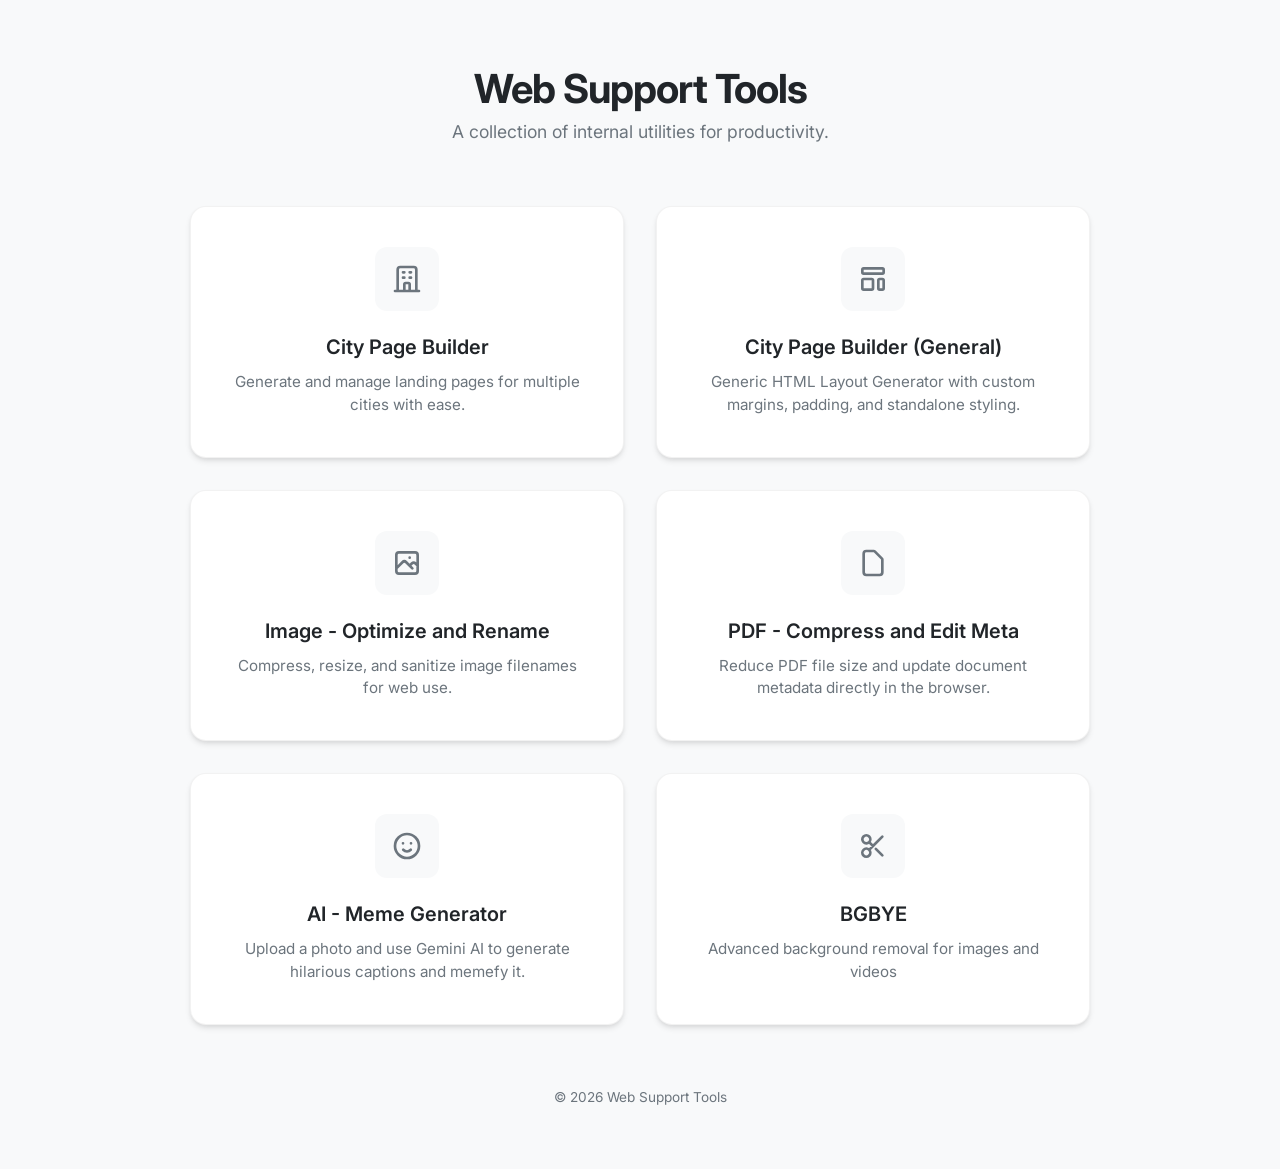
<file: index.html>
<!DOCTYPE html>
<html lang="en">
<head>
    <meta charset="UTF-8">
    <meta name="viewport" content="width=device-width, initial-scale=1.0">
    <title>Web Support Tools</title>
    <link rel="preconnect" href="https://fonts.googleapis.com">
    <link rel="preconnect" href="https://fonts.gstatic.com" crossorigin>
    <link href="https://fonts.googleapis.com/css2?family=Inter:wght@400;500;600;700&display=swap" rel="stylesheet">
    <style>
        :root {
            --bg-color: #f8f9fa;
            --card-bg: #ffffff;
            --text-primary: #212529;
            --text-secondary: #6c757d;
            --accent-color: #e9ecef;
            --border-radius: 16px;
            --transition: all 0.3s cubic-bezier(0.4, 0, 0.2, 1);
            --shadow: 0 4px 6px -1px rgba(0, 0, 0, 0.1), 0 2px 4px -1px rgba(0, 0, 0, 0.06);
            --shadow-hover: 0 10px 15px -3px rgba(0, 0, 0, 0.1), 0 4px 6px -2px rgba(0, 0, 0, 0.05);
        }

        * {
            margin: 0;
            padding: 0;
            box-sizing: border-box;
        }

        body {
            font-family: 'Inter', -apple-system, BlinkMacSystemFont, "Segoe UI", Roboto, sans-serif;
            background-color: var(--bg-color);
            color: var(--text-primary);
            min-height: 100vh;
            display: flex;
            flex-direction: column;
            align-items: center;
            padding: 4rem 2rem;
        }

        header {
            text-align: center;
            margin-bottom: 4rem;
        }

        h1 {
            font-size: 2.5rem;
            font-weight: 700;
            letter-spacing: -0.025em;
            margin-bottom: 0.5rem;
            color: var(--text-primary);
        }

        p.subtitle {
            color: var(--text-secondary);
            font-size: 1.1rem;
        }

        .tools-grid {
            display: grid;
            grid-template-columns: repeat(auto-fit, minmax(300px, 1fr));
            gap: 2rem;
            width: 100%;
            max-width: 900px;
        }

        .tool-card {
            background: var(--card-bg);
            border-radius: var(--border-radius);
            padding: 2.5rem;
            text-decoration: none;
            color: inherit;
            display: flex;
            flex-direction: column;
            align-items: center;
            text-align: center;
            box-shadow: var(--shadow);
            transition: var(--transition);
            border: 1px solid rgba(0, 0, 0, 0.05);
        }

        .tool-card:hover {
            transform: translateY(-8px);
            box-shadow: var(--shadow-hover);
            border-color: rgba(0, 0, 0, 0.1);
        }

        .icon-wrapper {
            width: 64px;
            height: 64px;
            background: var(--bg-color);
            border-radius: 12px;
            display: flex;
            align-items: center;
            justify-content: center;
            margin-bottom: 1.5rem;
            transition: var(--transition);
        }

        .tool-card:hover .icon-wrapper {
            background: var(--accent-color);
        }

        .icon-wrapper svg {
            width: 32px;
            height: 32px;
            color: var(--text-secondary);
        }

        h2 {
            font-size: 1.25rem;
            font-weight: 600;
            margin-bottom: 0.75rem;
        }

        .description {
            color: var(--text-secondary);
            font-size: 0.95rem;
            line-height: 1.5;
        }

        footer {
            margin-top: auto;
            padding-top: 4rem;
            color: var(--text-secondary);
            font-size: 0.85rem;
        }

        @media (max-width: 640px) {
            body {
                padding: 2rem 1rem;
            }
            h1 {
                font-size: 2rem;
            }
        }
    </style>
</head>
<body>

    <header>
        <h1>Web Support Tools</h1>
        <p class="subtitle">A collection of internal utilities for productivity.</p>
    </header>

    <main class="tools-grid">
        <a href="./citypagebuilder/" class="tool-card">
            <div class="icon-wrapper">
                <svg xmlns="http://www.w3.org/2000/svg" fill="none" viewBox="0 0 24 24" stroke="currentColor">
                    <path stroke-linecap="round" stroke-linejoin="round" stroke-width="2" d="M19 21V5a2 2 0 00-2-2H7a2 2 0 00-2 2v16m14 0h2m-2 0h-5m-9 0H3m2 0h5M9 7h1m-1 4h1m4-4h1m-1 4h1m-5 10v-5a1 1 0 011-1h2a1 1 0 011 1v5m-4 0h4" />
                </svg>
            </div>
            <h2>City Page Builder</h2>
            <p class="description">Generate and manage landing pages for multiple cities with ease.</p>
        </a>

        <a href="./citypagebuilder-general/" class="tool-card">
            <div class="icon-wrapper">
                <svg xmlns="http://www.w3.org/2000/svg" fill="none" viewBox="0 0 24 24" stroke="currentColor">
                    <path stroke-linecap="round" stroke-linejoin="round" stroke-width="2" d="M4 5a1 1 0 011-1h14a1 1 0 011 1v2a1 1 0 01-1 1H5a1 1 0 01-1-1V5zM4 13a1 1 0 011-1h6a1 1 0 011 1v6a1 1 0 01-1 1H5a1 1 0 01-1-1v-6zM16 13a1 1 0 011-1h2a1 1 0 011 1v6a1 1 0 01-1 1h-2a1 1 0 01-1-1v-6z" />
                </svg>
            </div>
            <h2>City Page Builder (General)</h2>
            <p class="description">Generic HTML Layout Generator with custom margins, padding, and standalone styling.</p>
        </a>

        <a href="./optimizer/" class="tool-card">
            <div class="icon-wrapper">
                <svg xmlns="http://www.w3.org/2000/svg" fill="none" viewBox="0 0 24 24" stroke="currentColor">
                    <path stroke-linecap="round" stroke-linejoin="round" stroke-width="2" d="M4 16l4.586-4.586a2 2 0 012.828 0L16 16m-2-2l1.586-1.586a2 2 0 012.828 0L20 14m-6-6h.01M6 20h12a2 2 0 002-2V6a2 2 0 00-2-2H6a2 2 0 00-2 2v12a2 2 0 002 2z" />
                </svg>
            </div>
            <h2>Image - Optimize and Rename</h2>
            <p class="description">Compress, resize, and sanitize image filenames for web use.</p>
        </a>

        <a href="./pdfcompressor/" class="tool-card">
            <div class="icon-wrapper">
                <svg xmlns="http://www.w3.org/2000/svg" fill="none" viewBox="0 0 24 24" stroke="currentColor">
                    <path stroke-linecap="round" stroke-linejoin="round" stroke-width="2" d="M7 21h10a2 2 0 002-2V9.414a1 1 0 00-.293-.707l-5.414-5.414A1 1 0 0012.586 3H7a2 2 0 00-2 2v14a2 2 0 002 2z" />
                </svg>
            </div>
            <h2>PDF - Compress and Edit Meta</h2>
            <p class="description">Reduce PDF file size and update document metadata directly in the browser.</p>
        </a>

        <a href="./memegen/" class="tool-card">
            <div class="icon-wrapper">
                <svg xmlns="http://www.w3.org/2000/svg" fill="none" viewBox="0 0 24 24" stroke="currentColor">
                    <path stroke-linecap="round" stroke-linejoin="round" stroke-width="2" d="M14.828 14.828a4 4 0 01-5.656 0M9 10h.01M15 10h.01M21 12a9 9 0 11-18 0 9 9 0 0118 0z" />
                </svg>
            </div>
            <h2>AI - Meme Generator</h2>
            <p class="description">Upload a photo and use Gemini AI to generate hilarious captions and memefy it.</p>
        </a>

        <a href="https://bgbye.io/" class="tool-card" target="_blank">
            <div class="icon-wrapper">
                <svg xmlns="http://www.w3.org/2000/svg" fill="none" viewBox="0 0 24 24" stroke="currentColor">
                    <path stroke-linecap="round" stroke-linejoin="round" stroke-width="2" d="M14.121 14.121L19 19m-7-7l7-7m-7 7l-2.879 2.879M12 12L9.121 9.121m0 5.758a3 3 0 11-4.243 4.243 3 3 0 014.243-4.243zm0-5.758a3 3 0 11-4.243-4.243 3 3 0 014.243 4.243z" />
                </svg>
            </div>
            <h2>BGBYE</h2>
            <p class="description">Advanced background removal for images and videos</p>
        </a>
    </main>

    <footer>
        &copy; 2026 Web Support Tools
    </footer>

</body>
</html>
</file>
